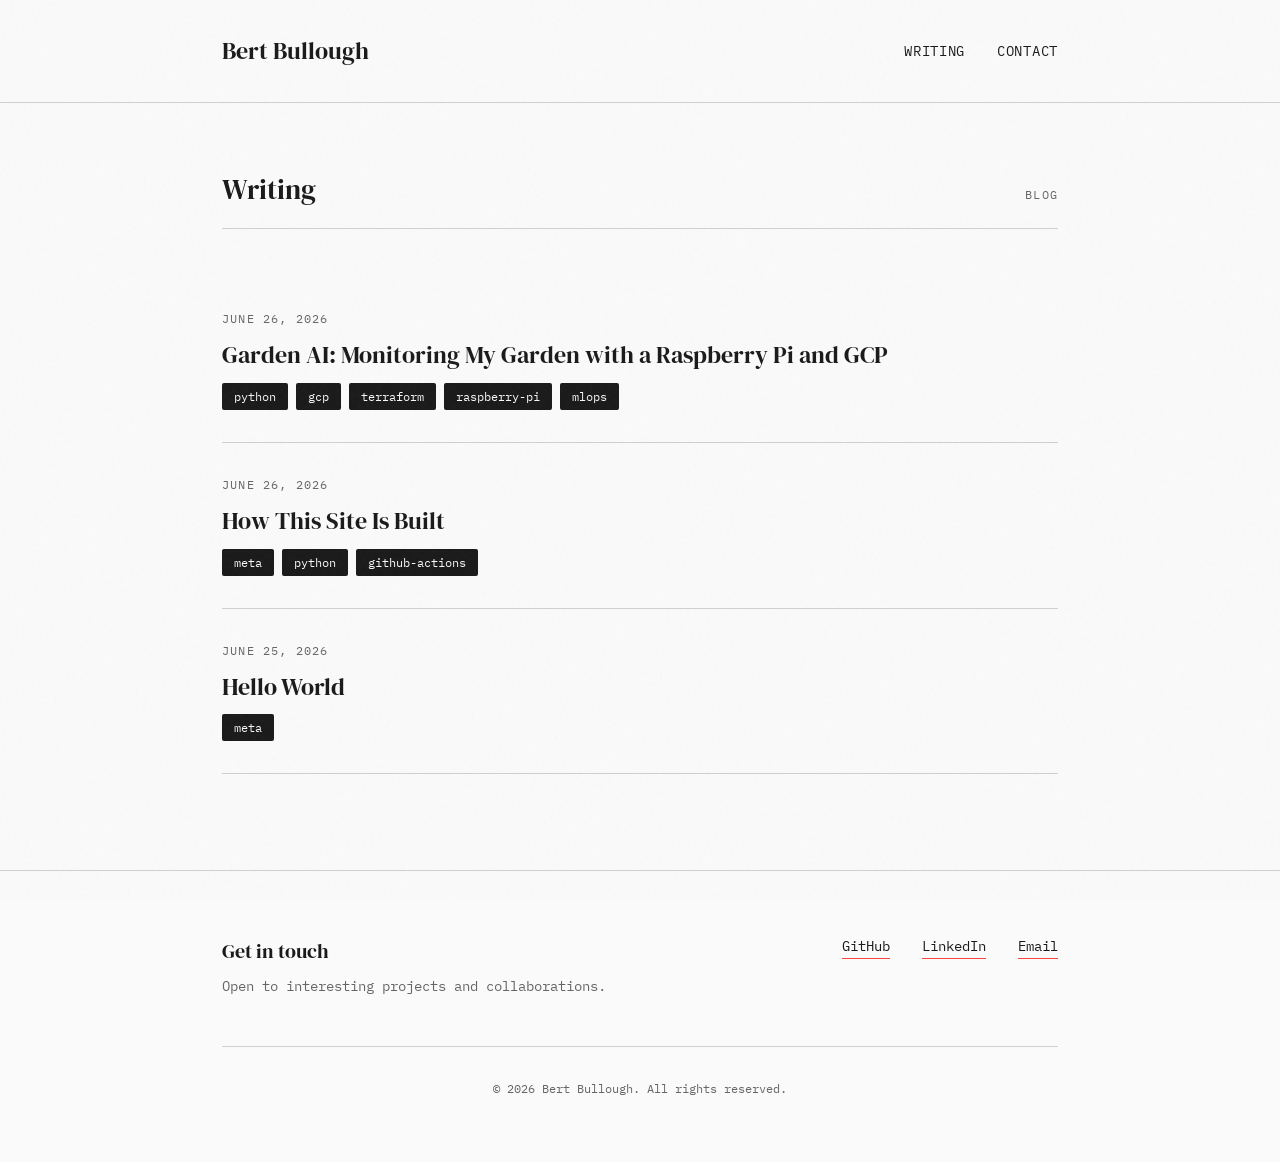
<file: index.html>
<!DOCTYPE html>
<html lang="en">
<head>
    <meta charset="UTF-8">
    <meta name="viewport" content="width=device-width, initial-scale=1.0">
    <title>Bert Bullough</title>
    <meta name="description" content="Bert Bullough - Writing">
    <meta name="author" content="Bert Bullough">

    <!-- Fonts -->
    <link rel="preconnect" href="https://fonts.googleapis.com">
    <link rel="preconnect" href="https://fonts.gstatic.com" crossorigin>
    <link href="https://fonts.googleapis.com/css2?family=DM+Serif+Display&family=IBM+Plex+Mono:wght@400;500&display=swap" rel="stylesheet">

    <!-- Favicon -->
    <link rel="icon" type="image/svg+xml" href="data:image/svg+xml,<svg xmlns='http://www.w3.org/2000/svg' viewBox='0 0 100 100'><text y='.9em' font-size='90'>B</text></svg>">

    <link rel="stylesheet" href="/style.css">
</head>
<body>
    <header>
        <div class="container header-content">
            <a href="/" class="logo">Bert Bullough</a>
            <nav>
                <a href="/">Writing</a>
                <a href="#contact">Contact</a>
            </nav>
        </div>
    </header>

    <main>
        <section class="post-list">
            <div class="container">
                <div class="section-header">
                    <h2>Writing</h2>
                    <span>Blog</span>
                </div>

                <div class="post-item">
    <div class="post-item-meta">June 26, 2026</div>
    <h3><a href="/garden-ai/">Garden AI: Monitoring My Garden with a Raspberry Pi and GCP</a></h3>
    <div class="project-tags"><span class="tag">python</span> <span class="tag">gcp</span> <span class="tag">terraform</span> <span class="tag">raspberry-pi</span> <span class="tag">mlops</span></div>
</div>
<div class="post-item">
    <div class="post-item-meta">June 26, 2026</div>
    <h3><a href="/how-this-site-is-built/">How This Site Is Built</a></h3>
    <div class="project-tags"><span class="tag">meta</span> <span class="tag">python</span> <span class="tag">github-actions</span></div>
</div>
<div class="post-item">
    <div class="post-item-meta">June 25, 2026</div>
    <h3><a href="/hello-world/">Hello World</a></h3>
    <div class="project-tags"><span class="tag">meta</span></div>
</div>
            </div>
        </section>
    </main>

    <footer id="contact">
        <div class="container">
            <div class="footer-content">
                <div class="footer-info">
                    <h3>Get in touch</h3>
                    <p>Open to interesting projects and collaborations.</p>
                </div>

                <!-- No Twitter/X link. I don't support Nazis. -->
                <div class="footer-links">
                    <a href="https://github.com/dirtmerchant" target="_blank" rel="noopener">GitHub</a>
                    <a href="https://linkedin.com/in/bertbullough" target="_blank" rel="noopener">LinkedIn</a>
                    <a href="mailto:hello@bertbullough.com">Email</a>
                </div>
            </div>

            <p class="copyright">&copy; 2026 Bert Bullough. All rights reserved.</p>
        </div>
    </footer>
</body>
</html>
</file>
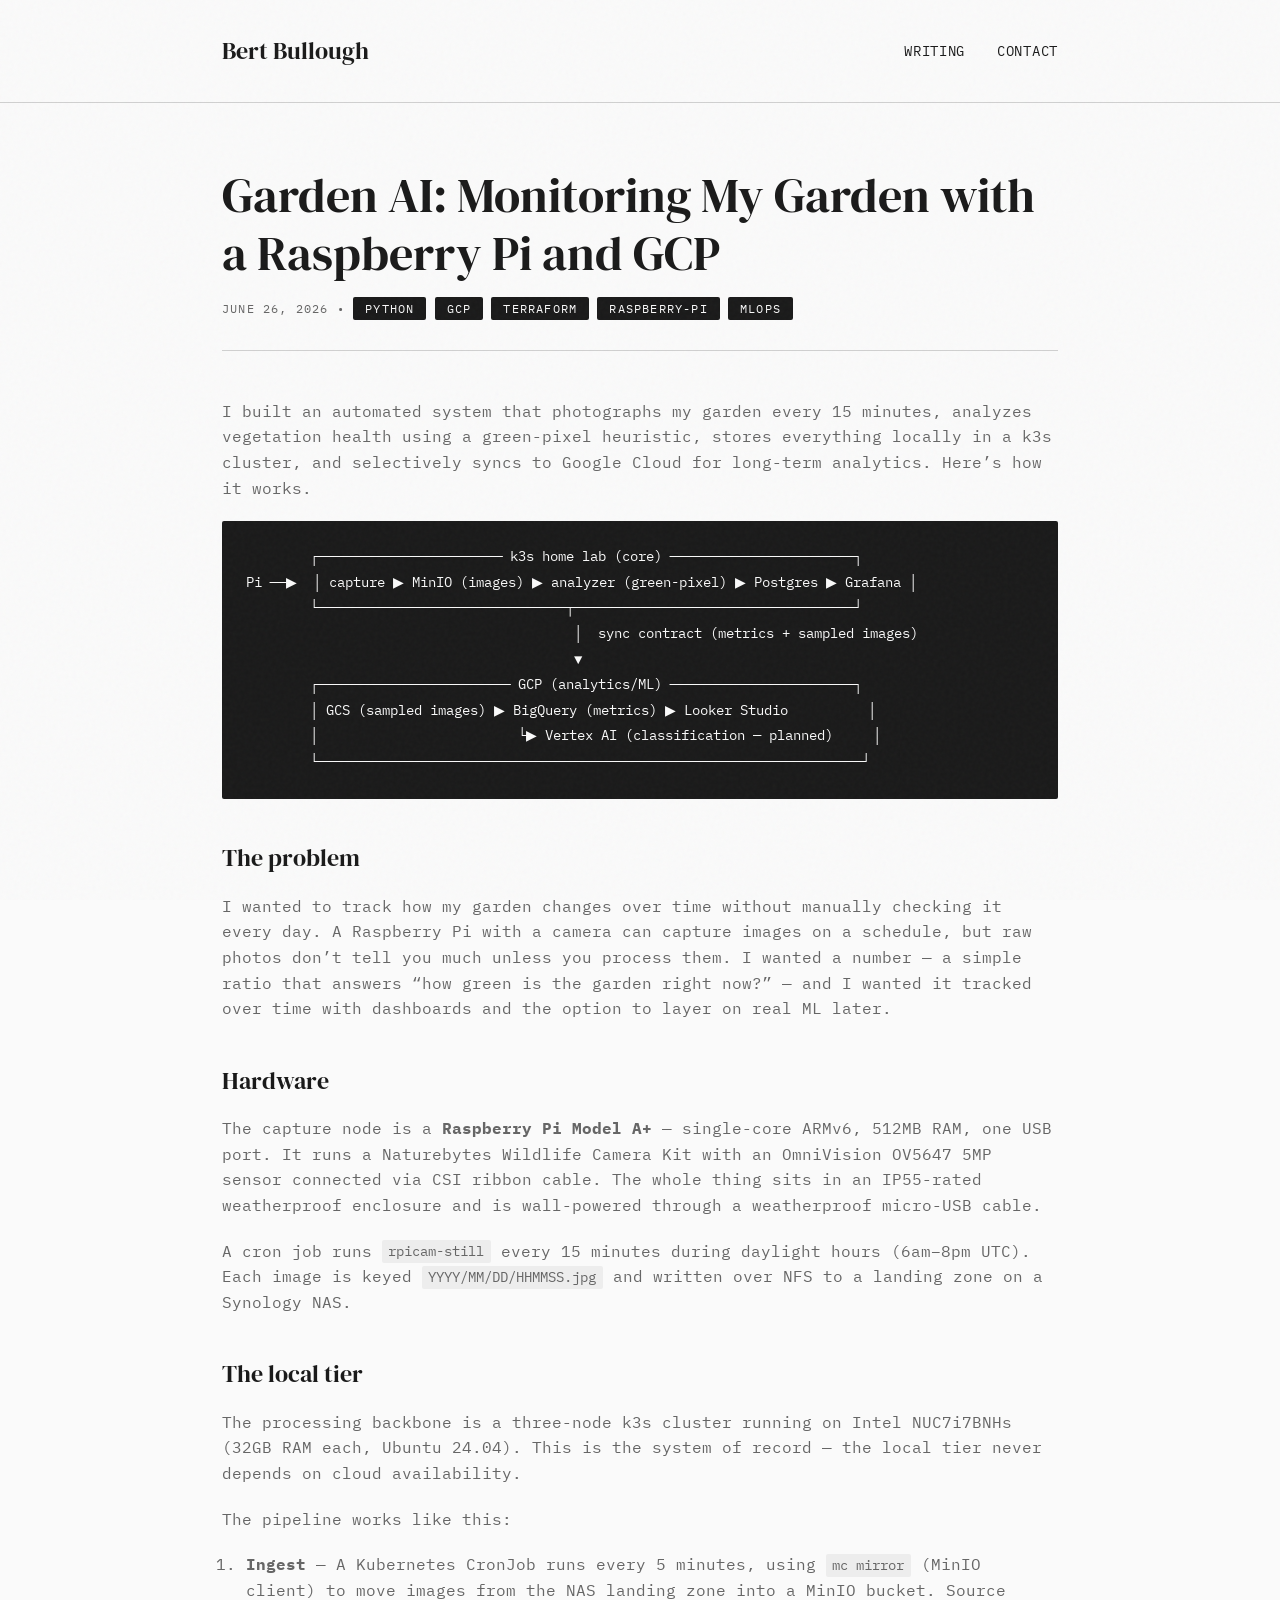
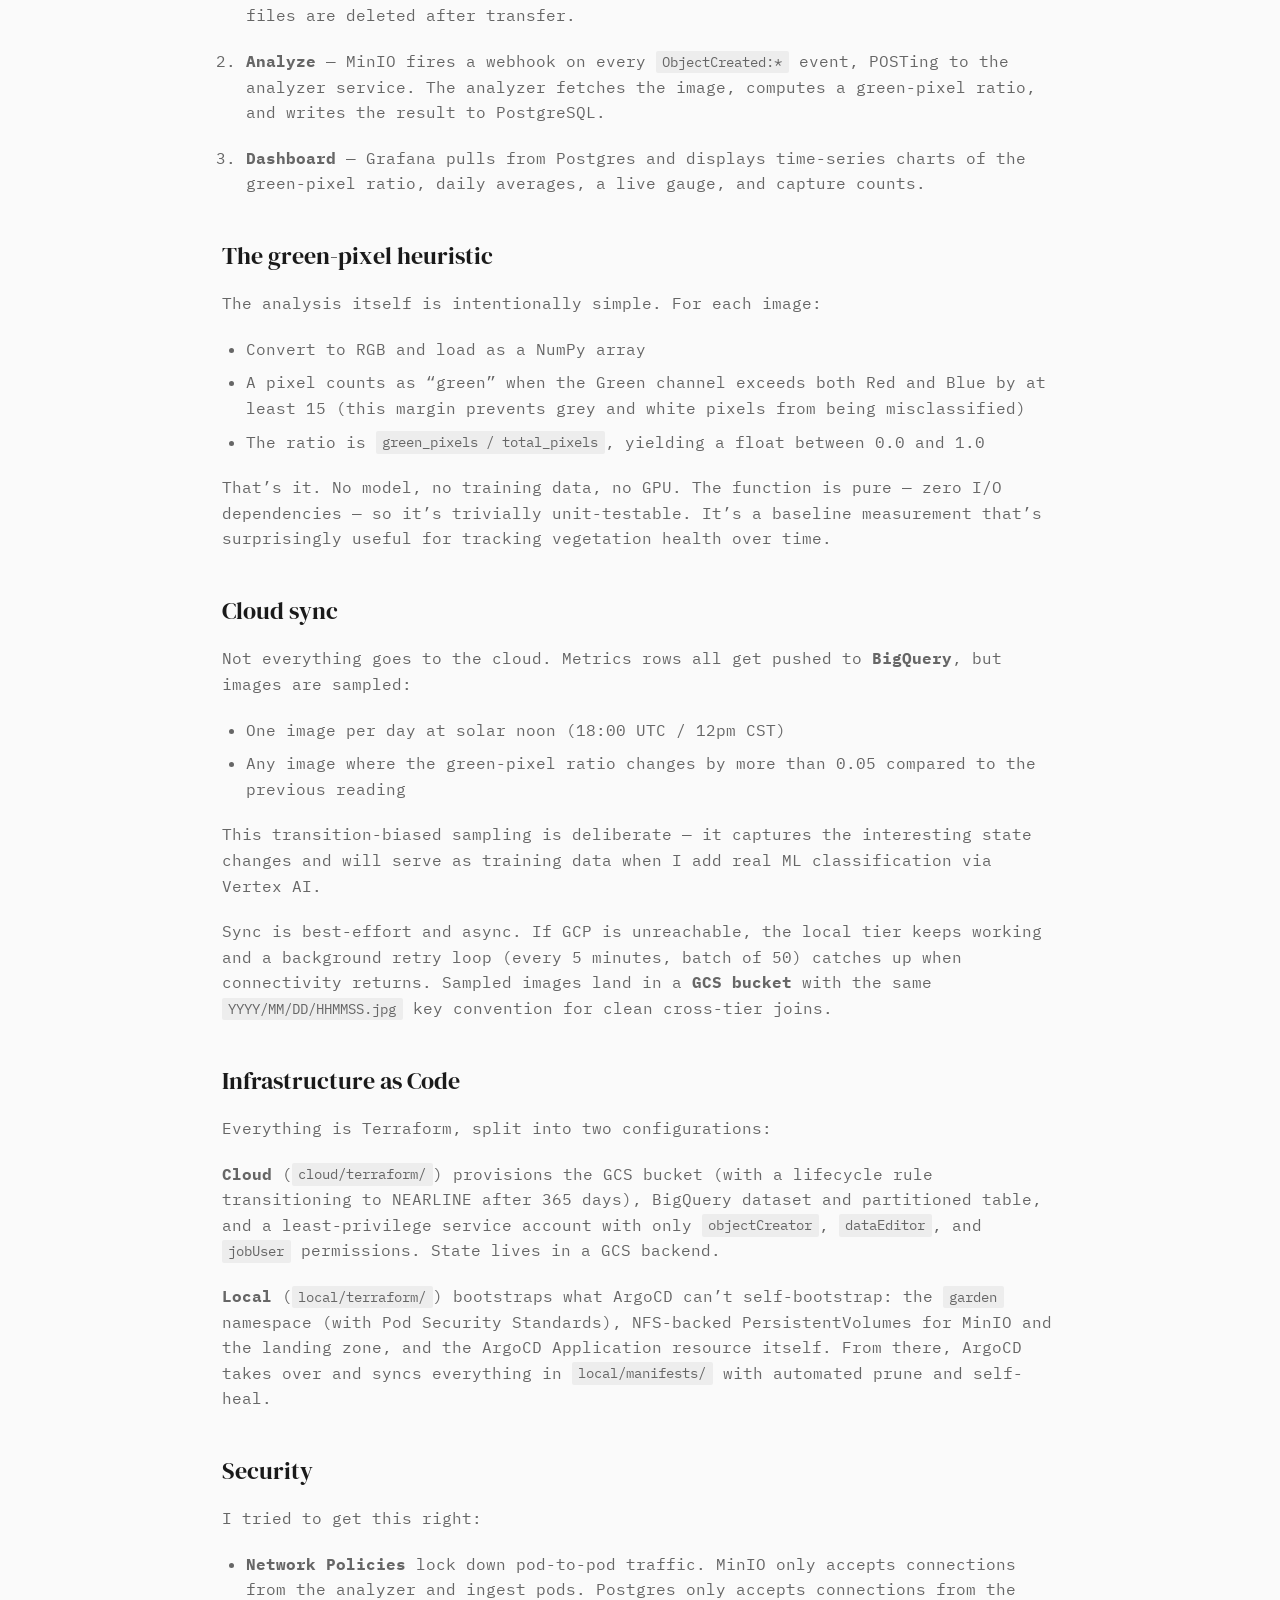
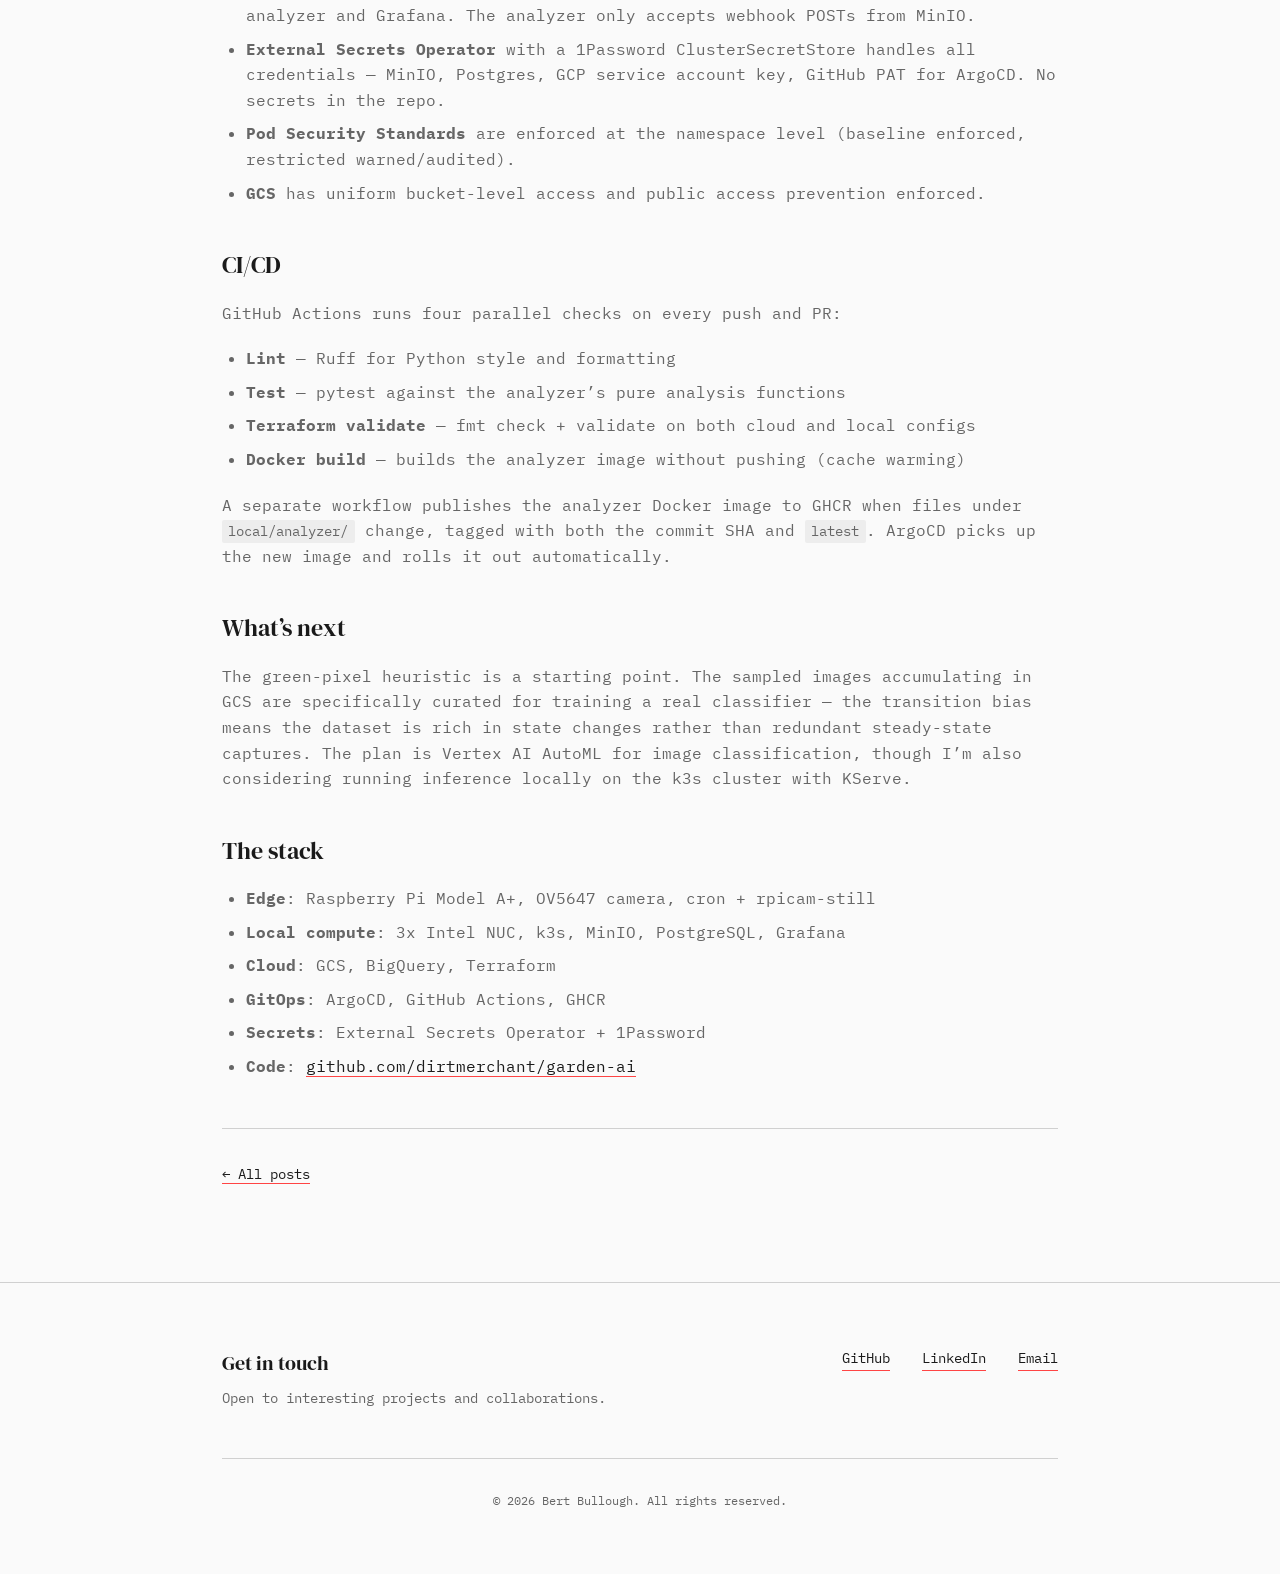
<file: garden-ai/index.html>
<!DOCTYPE html>
<html lang="en">
<head>
    <meta charset="UTF-8">
    <meta name="viewport" content="width=device-width, initial-scale=1.0">
    <title>Garden AI: Monitoring My Garden with a Raspberry Pi and GCP | Bert Bullough</title>
    <meta name="description" content="Garden AI: Monitoring My Garden with a Raspberry Pi and GCP">
    <meta name="author" content="Bert Bullough">

    <!-- Fonts -->
    <link rel="preconnect" href="https://fonts.googleapis.com">
    <link rel="preconnect" href="https://fonts.gstatic.com" crossorigin>
    <link href="https://fonts.googleapis.com/css2?family=DM+Serif+Display&family=IBM+Plex+Mono:wght@400;500&display=swap" rel="stylesheet">

    <!-- Favicon -->
    <link rel="icon" type="image/svg+xml" href="data:image/svg+xml,<svg xmlns='http://www.w3.org/2000/svg' viewBox='0 0 100 100'><text y='.9em' font-size='90'>B</text></svg>">

    <link rel="stylesheet" href="/style.css">
</head>
<body>
    <header>
        <div class="container header-content">
            <a href="/" class="logo">Bert Bullough</a>
            <nav>
                <a href="/">Writing</a>
                <a href="#contact">Contact</a>
            </nav>
        </div>
    </header>

    <main>
        <article class="article">
            <div class="container">
                <div class="article-header">
                    <h1>Garden AI: Monitoring My Garden with a Raspberry Pi and GCP</h1>
                    <div class="article-meta">June 26, 2026 &bull; <span class="tag">python</span> <span class="tag">gcp</span> <span class="tag">terraform</span> <span class="tag">raspberry-pi</span> <span class="tag">mlops</span></div>
                </div>
                <div class="article-content">
                    <p>I built an automated system that photographs my garden every 15 minutes, analyzes vegetation health using a green-pixel heuristic, stores everything locally in a k3s cluster, and selectively syncs to Google Cloud for long-term analytics. Here&rsquo;s how it works.</p>
<pre><code>        ┌─────────────────────── k3s home lab (core) ───────────────────────┐
Pi ──▶  │ capture ▶ MinIO (images) ▶ analyzer (green-pixel) ▶ Postgres ▶ Grafana │
        └───────────────────────────────┬───────────────────────────────────┘
                                         │  sync contract (metrics + sampled images)
                                         ▼
        ┌──────────────────────── GCP (analytics/ML) ───────────────────────┐
        │ GCS (sampled images) ▶ BigQuery (metrics) ▶ Looker Studio          │
        │                         └▶ Vertex AI (classification — planned)     │
        └────────────────────────────────────────────────────────────────────┘
</code></pre>
<h2>The problem</h2>
<p>I wanted to track how my garden changes over time without manually checking it every day. A Raspberry Pi with a camera can capture images on a schedule, but raw photos don&rsquo;t tell you much unless you process them. I wanted a number — a simple ratio that answers &ldquo;how green is the garden right now?&rdquo; — and I wanted it tracked over time with dashboards and the option to layer on real ML later.</p>
<h2>Hardware</h2>
<p>The capture node is a <strong>Raspberry Pi Model A+</strong> — single-core ARMv6, 512MB RAM, one USB port. It runs a Naturebytes Wildlife Camera Kit with an OmniVision OV5647 5MP sensor connected via CSI ribbon cable. The whole thing sits in an IP55-rated weatherproof enclosure and is wall-powered through a weatherproof micro-USB cable.</p>
<p>A cron job runs <code>rpicam-still</code> every 15 minutes during daylight hours (6am–8pm UTC). Each image is keyed <code>YYYY/MM/DD/HHMMSS.jpg</code> and written over NFS to a landing zone on a Synology NAS.</p>
<h2>The local tier</h2>
<p>The processing backbone is a three-node k3s cluster running on Intel NUC7i7BNHs (32GB RAM each, Ubuntu 24.04). This is the system of record — the local tier never depends on cloud availability.</p>
<p>The pipeline works like this:</p>
<ol>
<li>
<p><strong>Ingest</strong> — A Kubernetes CronJob runs every 5 minutes, using <code>mc mirror</code> (MinIO client) to move images from the NAS landing zone into a MinIO bucket. Source files are deleted after transfer.</p>
</li>
<li>
<p><strong>Analyze</strong> — MinIO fires a webhook on every <code>ObjectCreated:*</code> event, POSTing to the analyzer service. The analyzer fetches the image, computes a green-pixel ratio, and writes the result to PostgreSQL.</p>
</li>
<li>
<p><strong>Dashboard</strong> — Grafana pulls from Postgres and displays time-series charts of the green-pixel ratio, daily averages, a live gauge, and capture counts.</p>
</li>
</ol>
<h2>The green-pixel heuristic</h2>
<p>The analysis itself is intentionally simple. For each image:</p>
<ul>
<li>Convert to RGB and load as a NumPy array</li>
<li>A pixel counts as &ldquo;green&rdquo; when the Green channel exceeds both Red and Blue by at least 15 (this margin prevents grey and white pixels from being misclassified)</li>
<li>The ratio is <code>green_pixels / total_pixels</code>, yielding a float between 0.0 and 1.0</li>
</ul>
<p>That&rsquo;s it. No model, no training data, no GPU. The function is pure — zero I/O dependencies — so it&rsquo;s trivially unit-testable. It&rsquo;s a baseline measurement that&rsquo;s surprisingly useful for tracking vegetation health over time.</p>
<h2>Cloud sync</h2>
<p>Not everything goes to the cloud. Metrics rows all get pushed to <strong>BigQuery</strong>, but images are sampled:</p>
<ul>
<li>One image per day at solar noon (18:00 UTC / 12pm CST)</li>
<li>Any image where the green-pixel ratio changes by more than 0.05 compared to the previous reading</li>
</ul>
<p>This transition-biased sampling is deliberate — it captures the interesting state changes and will serve as training data when I add real ML classification via Vertex AI.</p>
<p>Sync is best-effort and async. If GCP is unreachable, the local tier keeps working and a background retry loop (every 5 minutes, batch of 50) catches up when connectivity returns. Sampled images land in a <strong>GCS bucket</strong> with the same <code>YYYY/MM/DD/HHMMSS.jpg</code> key convention for clean cross-tier joins.</p>
<h2>Infrastructure as Code</h2>
<p>Everything is Terraform, split into two configurations:</p>
<p><strong>Cloud</strong> (<code>cloud/terraform/</code>) provisions the GCS bucket (with a lifecycle rule transitioning to NEARLINE after 365 days), BigQuery dataset and partitioned table, and a least-privilege service account with only <code>objectCreator</code>, <code>dataEditor</code>, and <code>jobUser</code> permissions. State lives in a GCS backend.</p>
<p><strong>Local</strong> (<code>local/terraform/</code>) bootstraps what ArgoCD can&rsquo;t self-bootstrap: the <code>garden</code> namespace (with Pod Security Standards), NFS-backed PersistentVolumes for MinIO and the landing zone, and the ArgoCD Application resource itself. From there, ArgoCD takes over and syncs everything in <code>local/manifests/</code> with automated prune and self-heal.</p>
<h2>Security</h2>
<p>I tried to get this right:</p>
<ul>
<li><strong>Network Policies</strong> lock down pod-to-pod traffic. MinIO only accepts connections from the analyzer and ingest pods. Postgres only accepts connections from the analyzer and Grafana. The analyzer only accepts webhook POSTs from MinIO.</li>
<li><strong>External Secrets Operator</strong> with a 1Password ClusterSecretStore handles all credentials — MinIO, Postgres, GCP service account key, GitHub PAT for ArgoCD. No secrets in the repo.</li>
<li><strong>Pod Security Standards</strong> are enforced at the namespace level (baseline enforced, restricted warned/audited).</li>
<li><strong>GCS</strong> has uniform bucket-level access and public access prevention enforced.</li>
</ul>
<h2>CI/CD</h2>
<p>GitHub Actions runs four parallel checks on every push and PR:</p>
<ul>
<li><strong>Lint</strong> — Ruff for Python style and formatting</li>
<li><strong>Test</strong> — pytest against the analyzer&rsquo;s pure analysis functions</li>
<li><strong>Terraform validate</strong> — fmt check + validate on both cloud and local configs</li>
<li><strong>Docker build</strong> — builds the analyzer image without pushing (cache warming)</li>
</ul>
<p>A separate workflow publishes the analyzer Docker image to GHCR when files under <code>local/analyzer/</code> change, tagged with both the commit SHA and <code>latest</code>. ArgoCD picks up the new image and rolls it out automatically.</p>
<h2>What&rsquo;s next</h2>
<p>The green-pixel heuristic is a starting point. The sampled images accumulating in GCS are specifically curated for training a real classifier — the transition bias means the dataset is rich in state changes rather than redundant steady-state captures. The plan is Vertex AI AutoML for image classification, though I&rsquo;m also considering running inference locally on the k3s cluster with KServe.</p>
<h2>The stack</h2>
<ul>
<li><strong>Edge</strong>: Raspberry Pi Model A+, OV5647 camera, cron + rpicam-still</li>
<li><strong>Local compute</strong>: 3x Intel NUC, k3s, MinIO, PostgreSQL, Grafana</li>
<li><strong>Cloud</strong>: GCS, BigQuery, Terraform</li>
<li><strong>GitOps</strong>: ArgoCD, GitHub Actions, GHCR</li>
<li><strong>Secrets</strong>: External Secrets Operator + 1Password</li>
<li><strong>Code</strong>: <a href="https://github.com/dirtmerchant/garden-ai">github.com/dirtmerchant/garden-ai</a></li>
</ul>
                </div>
                <div class="article-footer">
                    <a href="/">&larr; All posts</a>
                </div>
            </div>
        </article>
    </main>

    <footer id="contact">
        <div class="container">
            <div class="footer-content">
                <div class="footer-info">
                    <h3>Get in touch</h3>
                    <p>Open to interesting projects and collaborations.</p>
                </div>

                <!-- No Twitter/X link. I don't support Nazis. -->
                <div class="footer-links">
                    <a href="https://github.com/dirtmerchant" target="_blank" rel="noopener">GitHub</a>
                    <a href="https://linkedin.com/in/bertbullough" target="_blank" rel="noopener">LinkedIn</a>
                    <a href="mailto:hello@bertbullough.com">Email</a>
                </div>
            </div>

            <p class="copyright">&copy; 2026 Bert Bullough. All rights reserved.</p>
        </div>
    </footer>
</body>
</html>
</file>
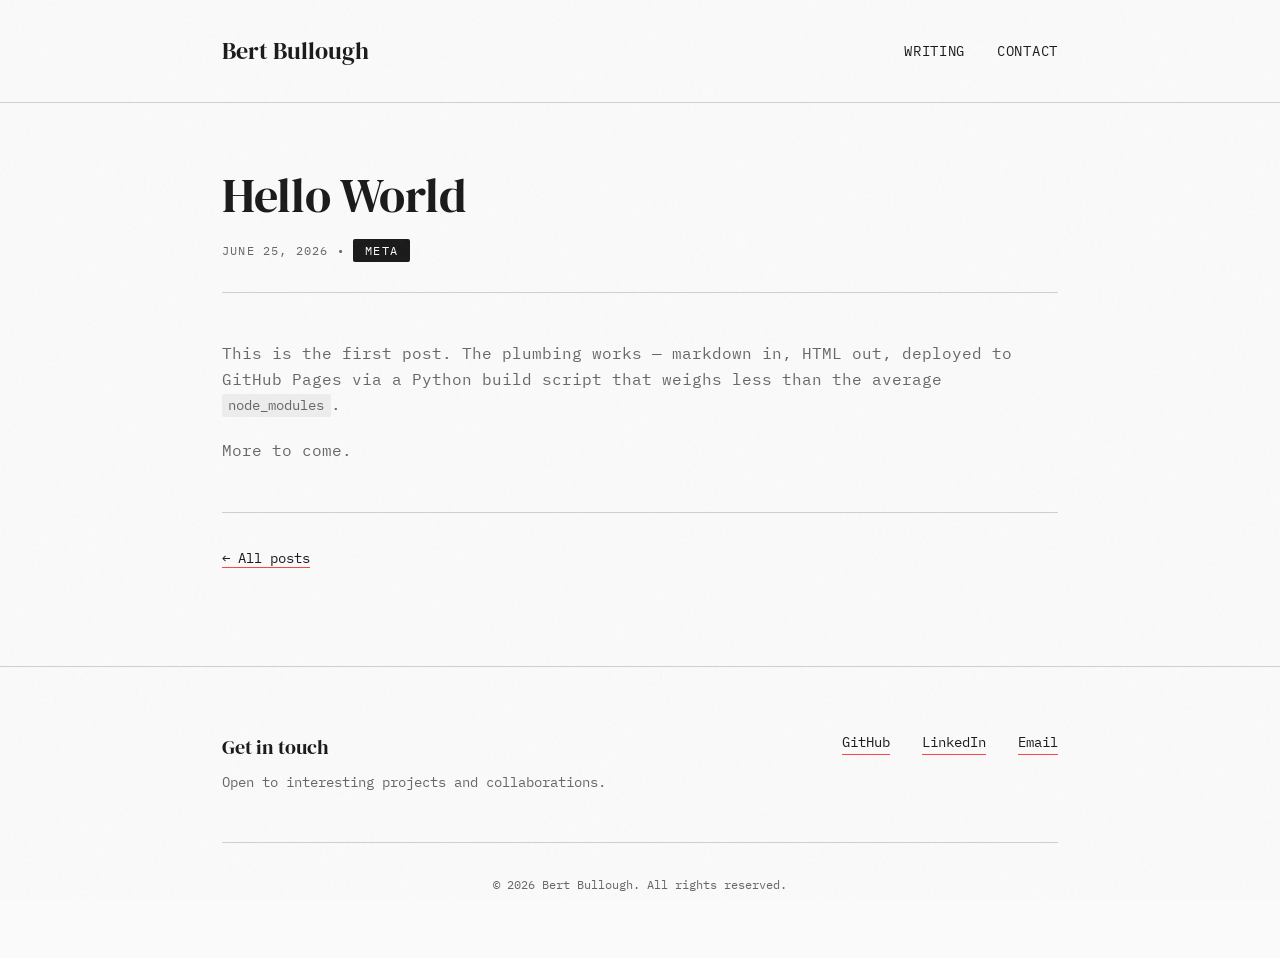
<file: hello-world/index.html>
<!DOCTYPE html>
<html lang="en">
<head>
    <meta charset="UTF-8">
    <meta name="viewport" content="width=device-width, initial-scale=1.0">
    <title>Hello World | Bert Bullough</title>
    <meta name="description" content="Hello World">
    <meta name="author" content="Bert Bullough">

    <!-- Fonts -->
    <link rel="preconnect" href="https://fonts.googleapis.com">
    <link rel="preconnect" href="https://fonts.gstatic.com" crossorigin>
    <link href="https://fonts.googleapis.com/css2?family=DM+Serif+Display&family=IBM+Plex+Mono:wght@400;500&display=swap" rel="stylesheet">

    <!-- Favicon -->
    <link rel="icon" type="image/svg+xml" href="data:image/svg+xml,<svg xmlns='http://www.w3.org/2000/svg' viewBox='0 0 100 100'><text y='.9em' font-size='90'>B</text></svg>">

    <link rel="stylesheet" href="/style.css">
</head>
<body>
    <header>
        <div class="container header-content">
            <a href="/" class="logo">Bert Bullough</a>
            <nav>
                <a href="/">Writing</a>
                <a href="#contact">Contact</a>
            </nav>
        </div>
    </header>

    <main>
        <article class="article">
            <div class="container">
                <div class="article-header">
                    <h1>Hello World</h1>
                    <div class="article-meta">June 25, 2026 &bull; <span class="tag">meta</span></div>
                </div>
                <div class="article-content">
                    <p>This is the first post. The plumbing works — markdown in, HTML out, deployed to GitHub Pages via a Python build script that weighs less than the average <code>node_modules</code>.</p>
<p>More to come.</p>
                </div>
                <div class="article-footer">
                    <a href="/">&larr; All posts</a>
                </div>
            </div>
        </article>
    </main>

    <footer id="contact">
        <div class="container">
            <div class="footer-content">
                <div class="footer-info">
                    <h3>Get in touch</h3>
                    <p>Open to interesting projects and collaborations.</p>
                </div>

                <!-- No Twitter/X link. I don't support Nazis. -->
                <div class="footer-links">
                    <a href="https://github.com/dirtmerchant" target="_blank" rel="noopener">GitHub</a>
                    <a href="https://linkedin.com/in/bertbullough" target="_blank" rel="noopener">LinkedIn</a>
                    <a href="mailto:hello@bertbullough.com">Email</a>
                </div>
            </div>

            <p class="copyright">&copy; 2026 Bert Bullough. All rights reserved.</p>
        </div>
    </footer>
</body>
</html>
</file>
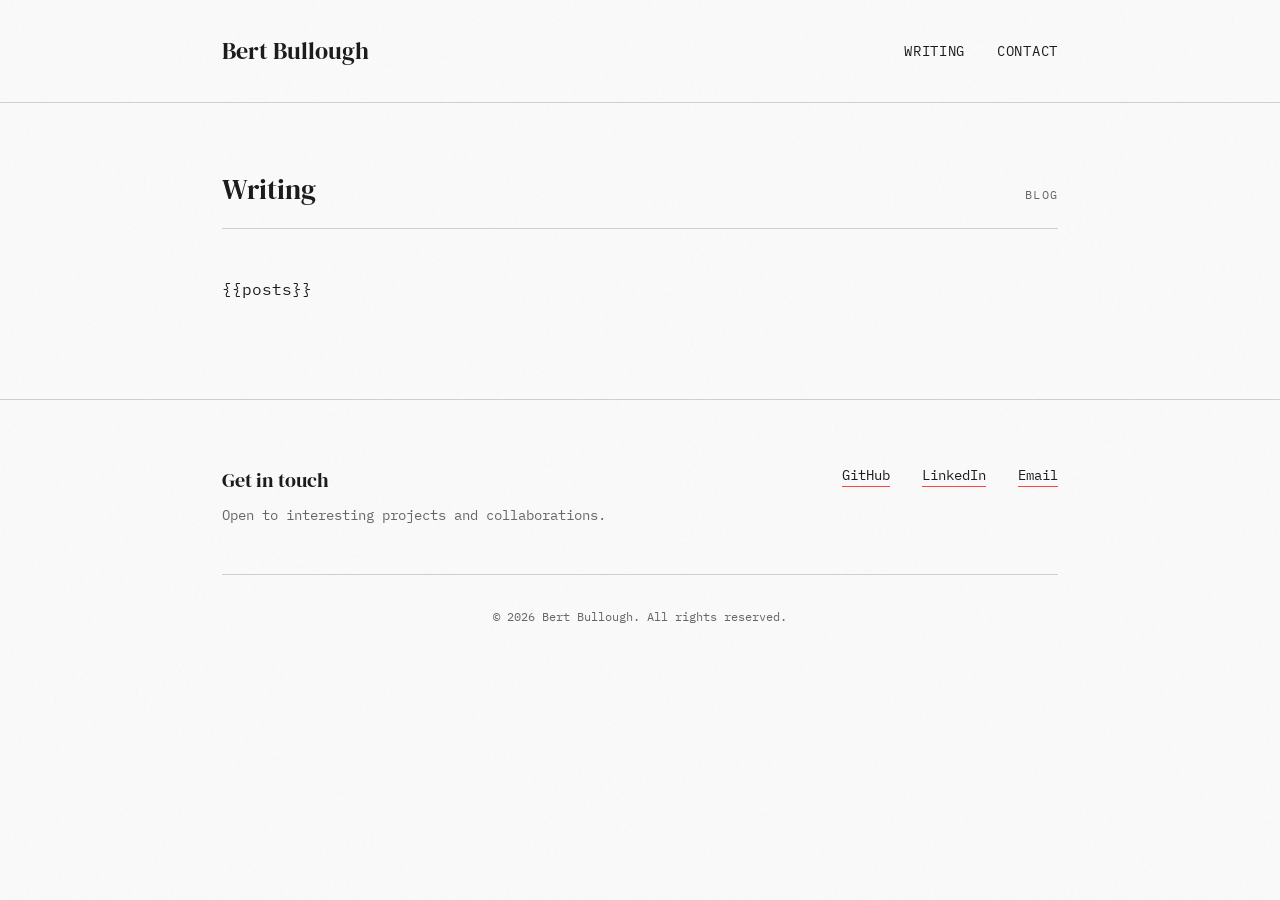
<file: _templates/blog-index.html>
<!DOCTYPE html>
<html lang="en">
<head>
    <meta charset="UTF-8">
    <meta name="viewport" content="width=device-width, initial-scale=1.0">
    <title>Bert Bullough</title>
    <meta name="description" content="Bert Bullough - Writing">
    <meta name="author" content="Bert Bullough">

    <!-- Fonts -->
    <link rel="preconnect" href="https://fonts.googleapis.com">
    <link rel="preconnect" href="https://fonts.gstatic.com" crossorigin>
    <link href="https://fonts.googleapis.com/css2?family=DM+Serif+Display&family=IBM+Plex+Mono:wght@400;500&display=swap" rel="stylesheet">

    <!-- Favicon -->
    <link rel="icon" type="image/svg+xml" href="data:image/svg+xml,<svg xmlns='http://www.w3.org/2000/svg' viewBox='0 0 100 100'><text y='.9em' font-size='90'>B</text></svg>">

    <link rel="stylesheet" href="/style.css">
</head>
<body>
    <header>
        <div class="container header-content">
            <a href="/" class="logo">Bert Bullough</a>
            <nav>
                <a href="/">Writing</a>
                <a href="#contact">Contact</a>
            </nav>
        </div>
    </header>

    <main>
        <section class="post-list">
            <div class="container">
                <div class="section-header">
                    <h2>Writing</h2>
                    <span>Blog</span>
                </div>

                {{posts}}
            </div>
        </section>
    </main>

    <footer id="contact">
        <div class="container">
            <div class="footer-content">
                <div class="footer-info">
                    <h3>Get in touch</h3>
                    <p>Open to interesting projects and collaborations.</p>
                </div>

                <!-- No Twitter/X link. I don't support Nazis. -->
                <div class="footer-links">
                    <a href="https://github.com/dirtmerchant" target="_blank" rel="noopener">GitHub</a>
                    <a href="https://linkedin.com/in/bertbullough" target="_blank" rel="noopener">LinkedIn</a>
                    <a href="mailto:hello@bertbullough.com">Email</a>
                </div>
            </div>

            <p class="copyright">&copy; 2026 Bert Bullough. All rights reserved.</p>
        </div>
    </footer>
</body>
</html>
</file>
<file: style.css>
:root {
    --ink: #1a1a1a;
    --paper: #fafafa;
    --accent: #ff4444;
    --mid: #666;
    --border: #d0d0d0;
}

* {
    margin: 0;
    padding: 0;
    box-sizing: border-box;
}

html {
    font-size: 16px;
    scroll-behavior: smooth;
}

body {
    font-family: 'IBM Plex Mono', monospace;
    background-color: var(--paper);
    color: var(--ink);
    line-height: 1.6;
    position: relative;
}

/* Grain texture overlay */
body::before {
    content: '';
    position: fixed;
    top: 0;
    left: 0;
    width: 100%;
    height: 100%;
    pointer-events: none;
    opacity: 0.03;
    z-index: 1000;
    background-image: url("data:image/svg+xml,%3Csvg viewBox='0 0 256 256' xmlns='http://www.w3.org/2000/svg'%3E%3Cfilter id='noise'%3E%3CfeTurbulence type='fractalNoise' baseFrequency='0.9' numOctaves='4' stitchTiles='stitch'/%3E%3C/filter%3E%3Crect width='100%25' height='100%25' filter='url(%23noise)'/%3E%3C/svg%3E");
}

a {
    color: var(--ink);
    text-decoration: none;
    border-bottom: 1px solid var(--accent);
    transition: border-color 0.2s ease, color 0.2s ease;
}

a:hover {
    color: var(--accent);
    border-color: transparent;
}

.container {
    max-width: 900px;
    margin: 0 auto;
    padding: 0 2rem;
}

/* Header */
header {
    padding: 2rem 0;
    border-bottom: 1px solid var(--border);
}

.header-content {
    display: flex;
    justify-content: space-between;
    align-items: center;
}

.logo {
    font-family: 'DM Serif Display', serif;
    font-size: 1.5rem;
    border: none;
}

.logo:hover {
    color: var(--ink);
}

nav {
    display: flex;
    gap: 2rem;
}

nav a {
    font-size: 0.875rem;
    text-transform: uppercase;
    letter-spacing: 0.05em;
    border: none;
    position: relative;
}

nav a::after {
    content: '';
    position: absolute;
    bottom: -2px;
    left: 0;
    width: 0;
    height: 1px;
    background-color: var(--accent);
    transition: width 0.2s ease;
}

nav a:hover::after {
    width: 100%;
}

nav a:hover {
    color: var(--ink);
}

/* Hero */
.hero {
    padding: 6rem 0;
    border-bottom: 1px solid var(--border);
}

.hero h1 {
    font-family: 'DM Serif Display', serif;
    font-size: clamp(2.5rem, 8vw, 4.5rem);
    font-weight: 400;
    line-height: 1.1;
    margin-bottom: 2rem;
}

.hero-intro {
    font-size: 1.125rem;
    color: var(--mid);
    max-width: 600px;
}

.hero-intro .accent {
    color: var(--accent);
}

/* Projects */
.projects {
    padding: 4rem 0;
}

.section-header {
    display: flex;
    justify-content: space-between;
    align-items: baseline;
    margin-bottom: 3rem;
    padding-bottom: 1rem;
    border-bottom: 1px solid var(--border);
}

.section-header h2 {
    font-family: 'DM Serif Display', serif;
    font-size: 1.75rem;
    font-weight: 400;
}

.section-header span {
    font-size: 0.75rem;
    color: var(--mid);
    text-transform: uppercase;
    letter-spacing: 0.1em;
}

.projects-grid {
    display: grid;
    gap: 2rem;
}

.project-card {
    padding: 2rem 0;
    border-bottom: 1px solid var(--border);
    transition: transform 0.2s ease;
}

.project-card:hover {
    transform: translateX(8px);
}

.project-meta {
    font-size: 0.75rem;
    color: var(--mid);
    text-transform: uppercase;
    letter-spacing: 0.1em;
    margin-bottom: 0.5rem;
}

.project-card h3 {
    font-family: 'DM Serif Display', serif;
    font-size: 1.5rem;
    font-weight: 400;
    margin-bottom: 0.75rem;
}

.project-card p {
    color: var(--mid);
    margin-bottom: 1rem;
}

.project-tags {
    display: flex;
    flex-wrap: wrap;
    gap: 0.5rem;
}

.tag {
    font-size: 0.75rem;
    padding: 0.25rem 0.75rem;
    background-color: var(--ink);
    color: var(--paper);
    border-radius: 2px;
}

/* Footer */
footer {
    padding: 4rem 0;
    border-top: 1px solid var(--border);
    margin-top: 2rem;
}

.footer-content {
    display: flex;
    justify-content: space-between;
    align-items: flex-start;
    flex-wrap: wrap;
    gap: 2rem;
}

.footer-info h3 {
    font-family: 'DM Serif Display', serif;
    font-size: 1.25rem;
    font-weight: 400;
    margin-bottom: 0.5rem;
}

.footer-info p {
    font-size: 0.875rem;
    color: var(--mid);
}

.footer-links {
    display: flex;
    gap: 2rem;
}

.footer-links a {
    font-size: 0.875rem;
}

.copyright {
    width: 100%;
    text-align: center;
    margin-top: 3rem;
    padding-top: 2rem;
    border-top: 1px solid var(--border);
    font-size: 0.75rem;
    color: var(--mid);
}

/* Blog - Article typography */
.article {
    padding: 4rem 0;
}

.article-header {
    margin-bottom: 3rem;
    padding-bottom: 2rem;
    border-bottom: 1px solid var(--border);
}

.article-header h1 {
    font-family: 'DM Serif Display', serif;
    font-size: clamp(2rem, 5vw, 3rem);
    font-weight: 400;
    line-height: 1.2;
    margin-bottom: 1rem;
}

.article-meta {
    font-size: 0.75rem;
    color: var(--mid);
    text-transform: uppercase;
    letter-spacing: 0.1em;
}

.article-content h2 {
    font-family: 'DM Serif Display', serif;
    font-size: 1.5rem;
    font-weight: 400;
    margin: 2.5rem 0 1rem;
}

.article-content h3 {
    font-family: 'DM Serif Display', serif;
    font-size: 1.25rem;
    font-weight: 400;
    margin: 2rem 0 0.75rem;
}

.article-content p {
    margin-bottom: 1.25rem;
    color: var(--mid);
}

.article-content ul,
.article-content ol {
    margin-bottom: 1.25rem;
    padding-left: 1.5rem;
    color: var(--mid);
}

.article-content li {
    margin-bottom: 0.5rem;
}

.article-content blockquote {
    border-left: 3px solid var(--accent);
    padding-left: 1.5rem;
    margin: 1.5rem 0;
    color: var(--mid);
    font-style: italic;
}

.article-content code {
    font-family: 'IBM Plex Mono', monospace;
    font-size: 0.875em;
    background-color: rgba(0, 0, 0, 0.05);
    padding: 0.15rem 0.4rem;
    border-radius: 2px;
}

.article-content pre {
    margin-bottom: 1.25rem;
    padding: 1.5rem;
    background-color: var(--ink);
    color: var(--paper);
    border-radius: 2px;
    overflow-x: auto;
}

.article-content pre code {
    background: none;
    padding: 0;
    color: inherit;
}

.article-content a {
    color: var(--ink);
    border-bottom: 1px solid var(--accent);
}

.article-content img {
    max-width: 100%;
    height: auto;
    margin: 1.5rem 0;
}

.article-footer {
    margin-top: 3rem;
    padding-top: 2rem;
    border-top: 1px solid var(--border);
}

.article-footer a {
    font-size: 0.875rem;
}

/* Blog - Post listing */
.post-list {
    padding: 4rem 0;
}

.post-item {
    padding: 2rem 0;
    border-bottom: 1px solid var(--border);
    transition: transform 0.2s ease;
}

.post-item:hover {
    transform: translateX(8px);
}

.post-item a {
    border: none;
}

.post-item a:hover {
    color: var(--ink);
}

.post-item-meta {
    font-size: 0.75rem;
    color: var(--mid);
    text-transform: uppercase;
    letter-spacing: 0.1em;
    margin-bottom: 0.5rem;
}

.post-item h3 {
    font-family: 'DM Serif Display', serif;
    font-size: 1.5rem;
    font-weight: 400;
    margin-bottom: 0.5rem;
}

.post-item p {
    color: var(--mid);
    margin-bottom: 0.75rem;
}

/* Responsive */
@media (max-width: 600px) {
    .header-content {
        flex-direction: column;
        gap: 1rem;
        align-items: flex-start;
    }

    nav {
        gap: 1.5rem;
    }

    .hero {
        padding: 4rem 0;
    }

    .footer-content {
        flex-direction: column;
    }

    .footer-links {
        flex-direction: column;
        gap: 1rem;
    }
}
</file>
